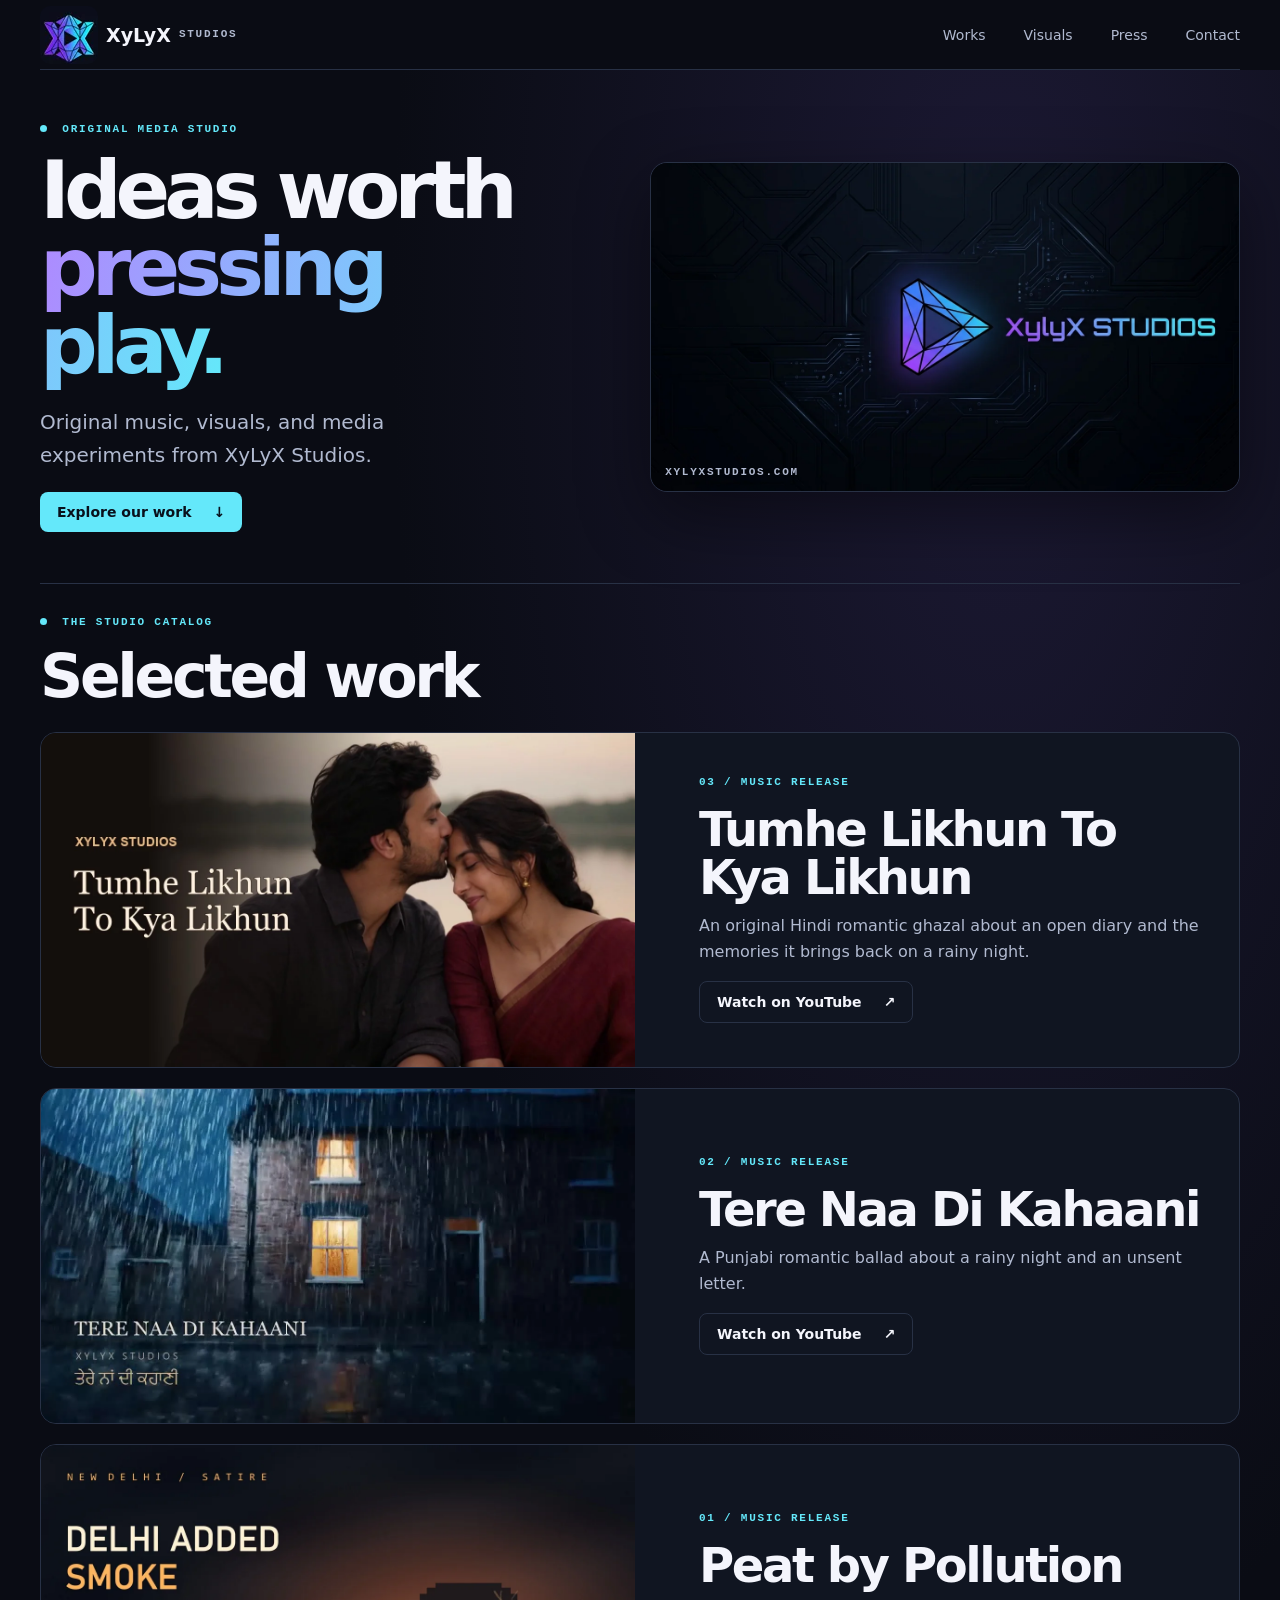
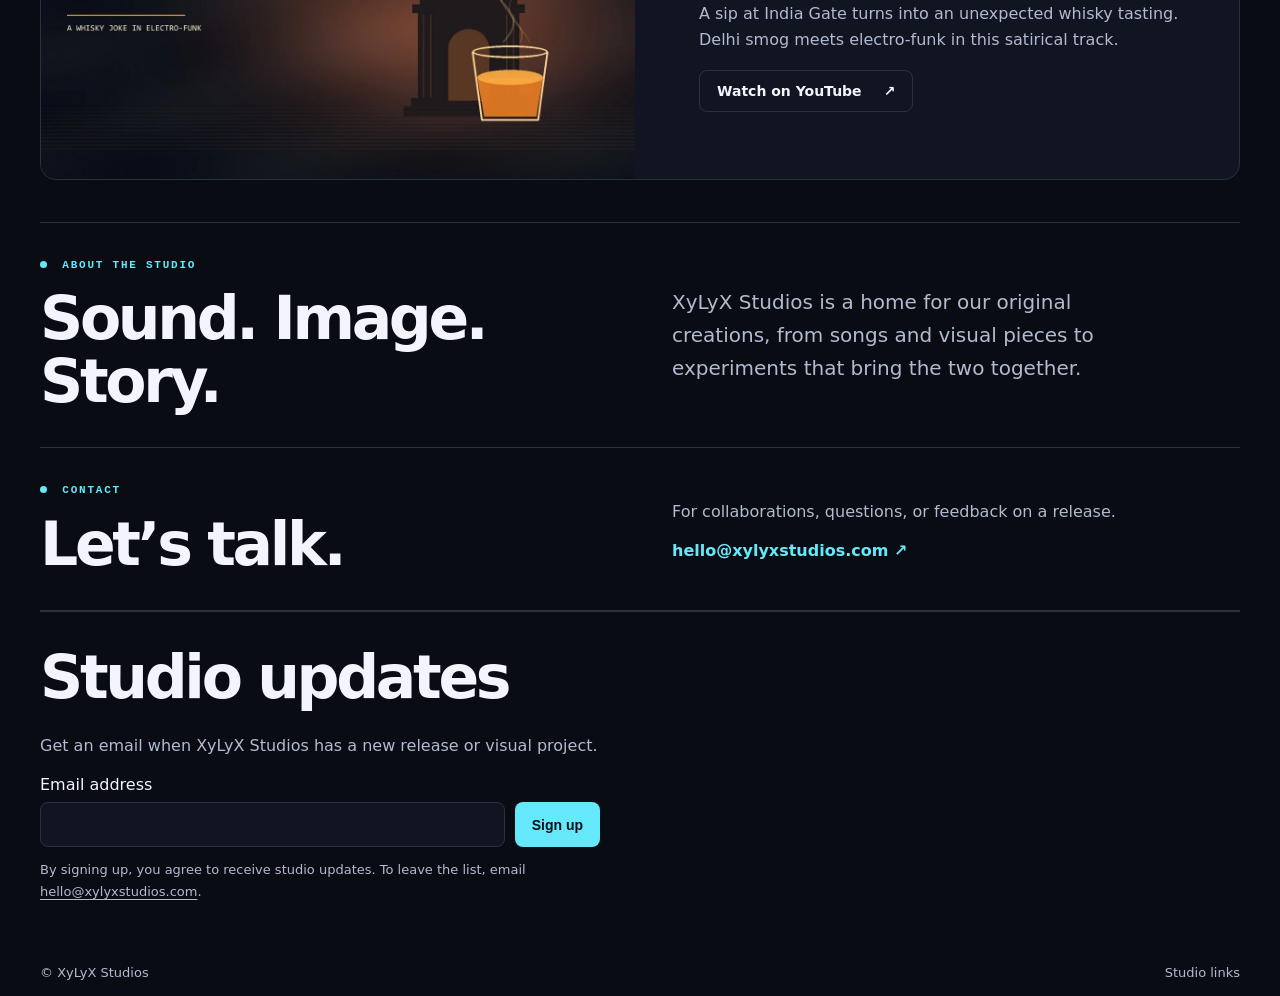
<file: index.html>
<!doctype html>
<html lang="en">
<head>
<meta charset="utf-8">
<meta name="viewport" content="width=device-width,initial-scale=1">
<title>XyLyX Studios | Original Music, Visuals &amp; Media Experiments</title>
<meta name="description" content="Explore original music, visuals and creative media from XyLyX Studios.">
<link rel="icon" href="assets/logo.jpg">
<link rel="stylesheet" href="style.css">
<link rel="canonical" href="https://xylyxstudios.com/">
<meta property="og:type" content="website">
<meta property="og:site_name" content="XyLyX Studios">
<meta property="og:title" content="XyLyX Studios | Original Music, Visuals &amp; Media">
<meta property="og:description" content="Explore original music, visuals and creative media from XyLyX Studios.">
<meta property="og:url" content="https://xylyxstudios.com/">
<meta property="og:image" content="https://xylyxstudios.com/assets/studio.jpg">
<meta property="og:image:alt" content="XyLyX Studios wordmark on a dark circuit board">
<meta name="twitter:card" content="summary_large_image">
<meta name="twitter:title" content="XyLyX Studios | Original Music, Visuals &amp; Media">
<meta name="twitter:description" content="Explore original music, visuals and creative media from XyLyX Studios.">
<meta name="twitter:image" content="https://xylyxstudios.com/assets/studio.jpg">
<meta name="twitter:image:alt" content="XyLyX Studios wordmark on a dark circuit board">
<script type="application/ld+json">
{
  "@context": "https://schema.org",
  "@graph": [
    {
      "@type": "Organization",
      "@id": "https://xylyxstudios.com/#studio",
      "name": "XyLyX Studios",
      "url": "https://xylyxstudios.com/",
      "logo": "https://xylyxstudios.com/assets/logo.jpg"
    },
    {
      "@type": "WebSite",
      "name": "XyLyX Studios",
      "url": "https://xylyxstudios.com/",
      "publisher": {
        "@id": "https://xylyxstudios.com/#studio"
      }
    }
  ]
}
</script>
</head>
<body>
<a class="skip" href="#work">Skip to work</a>
<header class="shell top">
<a class="brand" href="#" aria-label="XyLyX Studios home"><img src="assets/logo.webp" width="96" height="96" alt="">XyLyX <span>STUDIOS</span></a>
<nav aria-label="Main navigation"><a href="/works/">Works</a><a href="/visuals/">Visuals</a><a href="/press/">Press</a><a href="/contact/">Contact</a></nav>
</header>
<main class="shell">
<section class="hero" aria-labelledby="hero-title">
<div class="hero-copy"><p class="eyebrow"><i></i> ORIGINAL MEDIA STUDIO</p><h1 id="hero-title">Ideas worth<br><em>pressing play.</em></h1><p class="lead">Original music, visuals, and media experiments from XyLyX Studios.</p><a class="button primary" href="#work">Explore our work <span aria-hidden="true">↓</span></a></div>
<div class="hero-art"><img src="assets/studio.webp" width="1376" height="768" alt="XyLyX Studios faceted play mark and wordmark against a circuit-board pattern" fetchpriority="high"><span aria-hidden="true">XYLYXSTUDIOS.COM</span></div>
</section>
<section id="work" class="work" aria-labelledby="work-title">
<p class="eyebrow"><i></i> THE STUDIO CATALOG</p><h2 id="work-title">Selected work</h2>
<div class="projects">
<article class="project">
<img class="cover" src="/assets/tumhe-likhun-to-kya-likhun.webp" width="1280" height="720" alt="Tumhe Likhun To Kya Likhun artwork showing the fictional couple by a lake" loading="lazy">
<div class="project-copy"><p class="eyebrow">03 / MUSIC RELEASE</p><h3><a href="/tumhe-likhun-to-kya-likhun/">Tumhe Likhun To Kya Likhun</a></h3><p>An original Hindi romantic ghazal about an open diary and the memories it brings back on a rainy night.</p><a class="button secondary" href="https://youtu.be/kgetzvB3qkU">Watch on YouTube <span aria-hidden="true">↗</span></a></div>
</article>
<article class="project">
<img class="cover" src="/assets/tere-naa-di-kahaani.webp" width="1280" height="720" alt="Tere Naa Di Kahaani title over a rainy night" loading="lazy">
<div class="project-copy"><p class="eyebrow">02 / MUSIC RELEASE</p><h3><a href="/tere-naa-di-kahaani/">Tere Naa Di Kahaani</a></h3><p>A Punjabi romantic ballad about a rainy night and an unsent letter.</p><a class="button secondary" href="https://youtu.be/a_BpDMSbcS8">Watch on YouTube <span aria-hidden="true">↗</span></a></div>
</article>
<article class="project">
<img class="cover" src="assets/peat.webp" width="1280" height="720" alt="A whisky glass in front of a hazy India Gate. The artwork reads Delhi Added Smoke." loading="lazy">
<div class="project-copy"><p class="eyebrow">01 / MUSIC RELEASE</p><h3><a href="peat-by-pollution/">Peat by Pollution</a></h3><p>A sip at India Gate turns into an unexpected whisky tasting. Delhi smog meets electro-funk in this satirical track.</p><a class="button secondary" href="https://youtu.be/Ekf4F988dWw">Watch on YouTube <span aria-hidden="true">↗</span></a></div>
</article>
</div>
</section>
<section id="studio" class="split" aria-labelledby="studio-title"><div><p class="eyebrow"><i></i> ABOUT THE STUDIO</p><h2 id="studio-title">Sound. Image. Story.</h2></div><p class="lead">XyLyX Studios is a home for our original creations, from songs and visual pieces to experiments that bring the two together.</p></section>
<section id="contact" class="split contact-block" aria-labelledby="contact-title"><div><p class="eyebrow"><i></i> CONTACT</p><h2 id="contact-title">Let’s talk.</h2></div><div><p>For collaborations, questions, or feedback on a release.</p><a class="mail" href="mailto:hello@xylyxstudios.com">hello@xylyxstudios.com <span aria-hidden="true">↗</span></a></div></section>
<section class="signup" aria-label="Studio newsletter">
<h2>Studio updates</h2>
<p>Get an email when XyLyX Studios has a new release or visual project.</p>
<form name="newsletter" method="POST" action="/subscribed/" data-netlify="true" netlify-honeypot="bot-field">
<input type="hidden" name="form-name" value="newsletter">
<p hidden><label>Leave this field empty <input name="bot-field"></label></p>
<label for="newsletter-email">Email address</label>
<div class="signup-row"><input id="newsletter-email" name="email" type="email" autocomplete="email" required><button class="button primary" type="submit">Sign up</button></div>
<p class="signup-note">By signing up, you agree to receive studio updates. To leave the list, email <a href="mailto:hello@xylyxstudios.com">hello@xylyxstudios.com</a>.</p>
</form></section></main>
<footer class="shell footer"><span>© XyLyX Studios</span><a href="/links/">Studio links</a></footer>
</body>
</html>
</file>
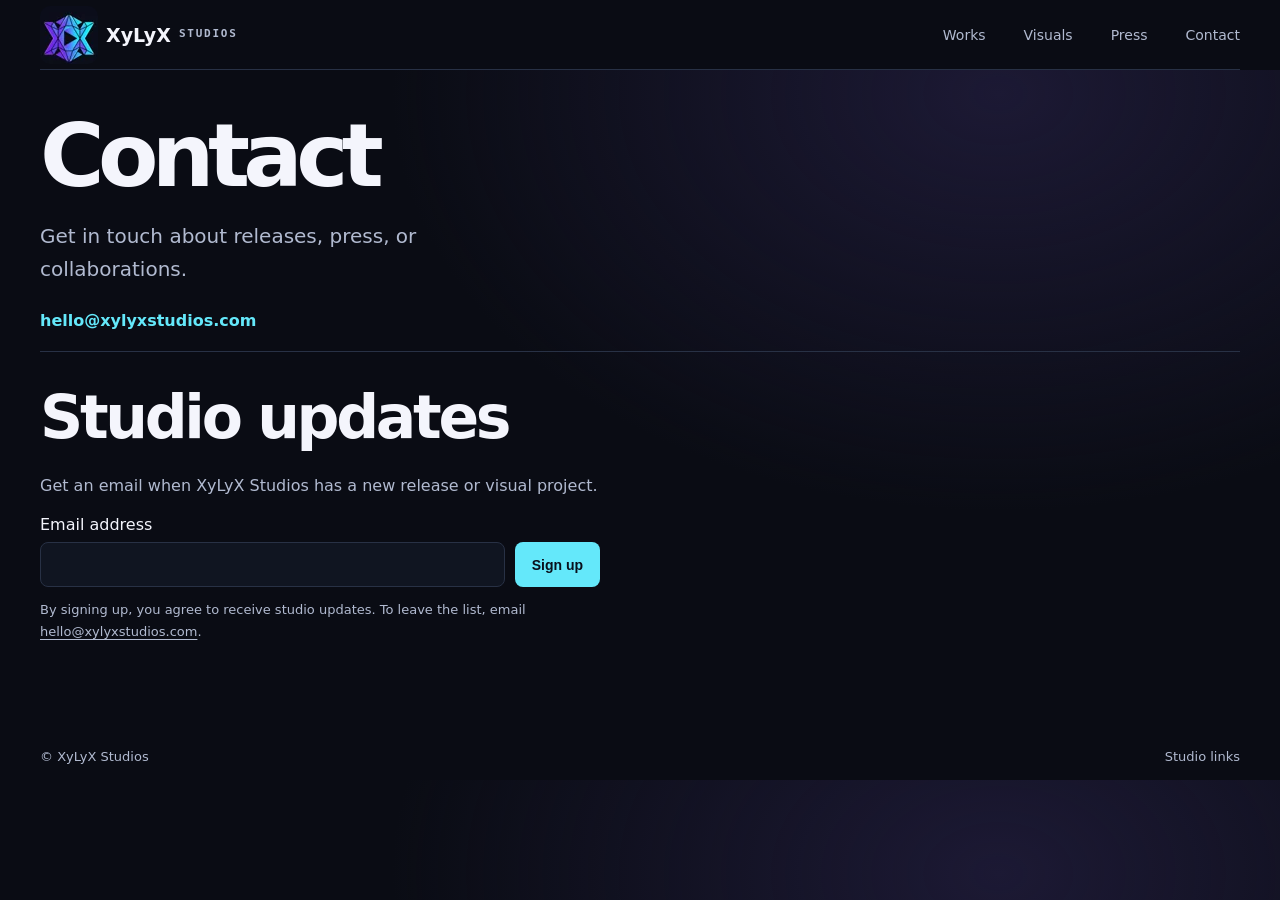
<file: contact/index.html>
<!doctype html>
<html lang="en">
<head>
<meta charset="utf-8">
<meta name="viewport" content="width=device-width, initial-scale=1">
<title>Contact | XyLyX Studios</title>
<meta name="description" content="Get in touch about releases, press, or collaborations.">
<link rel="canonical" href="https://xylyxstudios.com/contact/">
<meta property="og:type" content="website">
<meta property="og:title" content="Contact | XyLyX Studios">
<meta property="og:description" content="Get in touch about releases, press, or collaborations.">
<meta property="og:url" content="https://xylyxstudios.com/contact/">
<meta property="og:image" content="https://xylyxstudios.com/assets/studio.jpg">
<meta name="twitter:card" content="summary_large_image">
<link rel="icon" href="/assets/logo.webp">
<link rel="stylesheet" href="/style.css">
</head>
<body>
<a class="skip" href="#main">Skip to content</a>
<header class="shell top"><a class="brand" href="/"><img src="/assets/logo.webp" width="96" height="96" alt="">XyLyX <span>STUDIOS</span></a><nav aria-label="Main navigation"><a href="/works/">Works</a><a href="/visuals/">Visuals</a><a href="/press/">Press</a><a href="/contact/">Contact</a></nav></header>
<main id="main" class="shell subpage">
<h1>Contact</h1>
<p class="lead">Get in touch about releases, press, or collaborations.</p>
<p><a class="mail" href="mailto:hello@xylyxstudios.com">hello@xylyxstudios.com</a></p><section class="signup" aria-label="Studio newsletter">
<h2>Studio updates</h2>
<p>Get an email when XyLyX Studios has a new release or visual project.</p>
<form name="newsletter" method="POST" action="/subscribed/" data-netlify="true" netlify-honeypot="bot-field">
<input type="hidden" name="form-name" value="newsletter">
<p hidden><label>Leave this field empty <input name="bot-field"></label></p>
<label for="newsletter-email">Email address</label>
<div class="signup-row"><input id="newsletter-email" name="email" type="email" autocomplete="email" required><button class="button primary" type="submit">Sign up</button></div>
<p class="signup-note">By signing up, you agree to receive studio updates. To leave the list, email <a href="mailto:hello@xylyxstudios.com">hello@xylyxstudios.com</a>.</p>
</form></section>
</main>
<footer class="shell footer"><span>© XyLyX Studios</span><a href="/links/">Studio links</a></footer>
</body>
</html>
</file>
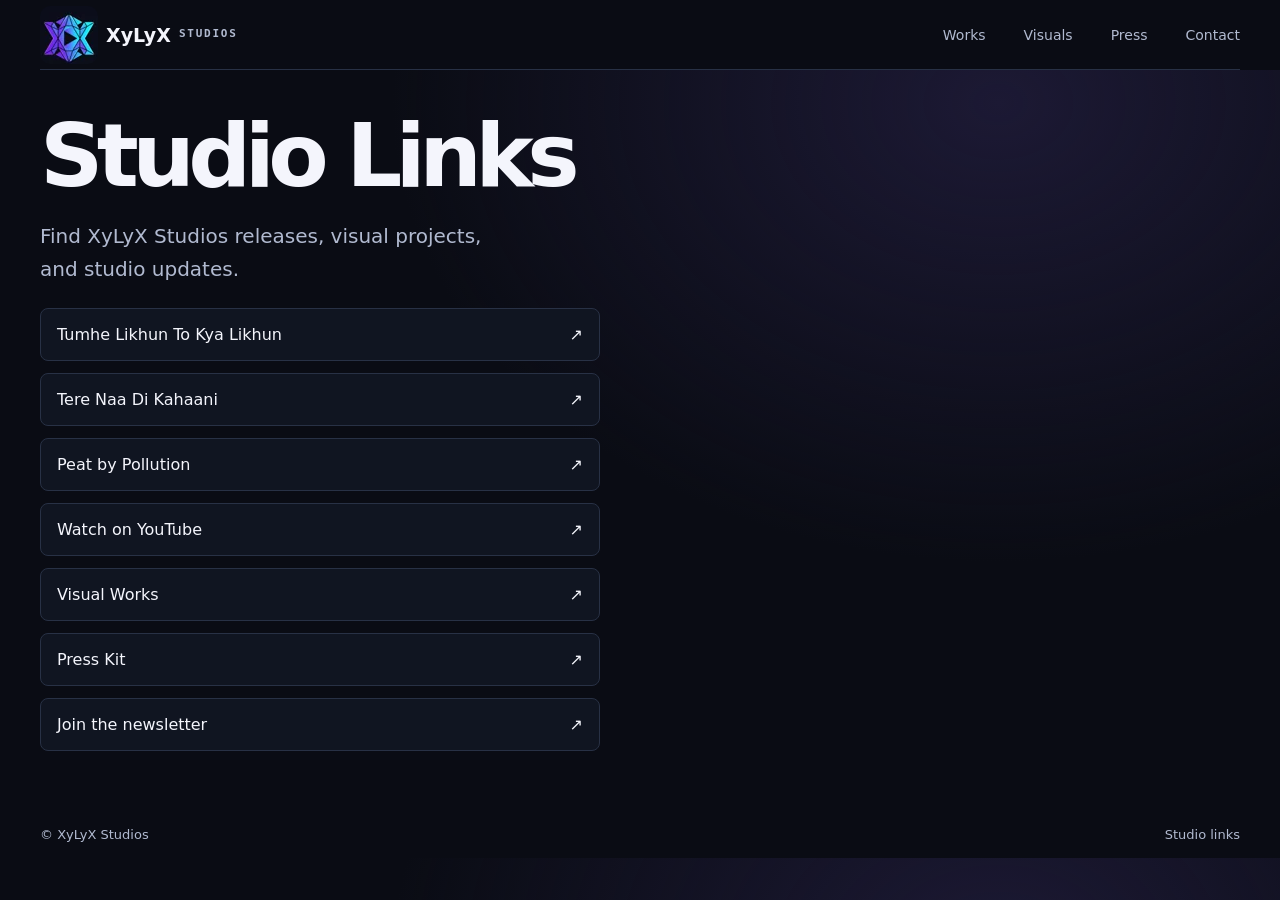
<file: links/index.html>
<!doctype html>
<html lang="en">
<head>
<meta charset="utf-8">
<meta name="viewport" content="width=device-width, initial-scale=1">
<title>Studio Links | XyLyX Studios</title>
<meta name="description" content="Find XyLyX Studios releases, visual projects, and studio updates.">
<link rel="canonical" href="https://xylyxstudios.com/links/">
<meta property="og:type" content="website">
<meta property="og:title" content="Studio Links | XyLyX Studios">
<meta property="og:description" content="Find XyLyX Studios releases, visual projects, and studio updates.">
<meta property="og:url" content="https://xylyxstudios.com/links/">
<meta property="og:image" content="https://xylyxstudios.com/assets/studio.jpg">
<meta name="twitter:card" content="summary_large_image">
<link rel="icon" href="/assets/logo.webp">
<link rel="stylesheet" href="/style.css">
</head>
<body>
<a class="skip" href="#main">Skip to content</a>
<header class="shell top"><a class="brand" href="/"><img src="/assets/logo.webp" width="96" height="96" alt="">XyLyX <span>STUDIOS</span></a><nav aria-label="Main navigation"><a href="/works/">Works</a><a href="/visuals/">Visuals</a><a href="/press/">Press</a><a href="/contact/">Contact</a></nav></header>
<main id="main" class="shell subpage">
<h1>Studio Links</h1>
<p class="lead">Find XyLyX Studios releases, visual projects, and studio updates.</p>
<ul class="link-list"><li><a href="/tumhe-likhun-to-kya-likhun/">Tumhe Likhun To Kya Likhun <span>↗</span></a></li><li><a href="/tere-naa-di-kahaani/">Tere Naa Di Kahaani <span>↗</span></a></li><li><a href="/peat-by-pollution/">Peat by Pollution <span>↗</span></a></li><li><a href="https://youtu.be/Ekf4F988dWw">Watch on YouTube <span>↗</span></a></li><li><a href="/visuals/">Visual Works <span>↗</span></a></li><li><a href="/press/">Press Kit <span>↗</span></a></li><li><a href="/contact/#newsletter-email">Join the newsletter <span>↗</span></a></li></ul>
</main>
<footer class="shell footer"><span>© XyLyX Studios</span><a href="/links/">Studio links</a></footer>
</body>
</html>
</file>
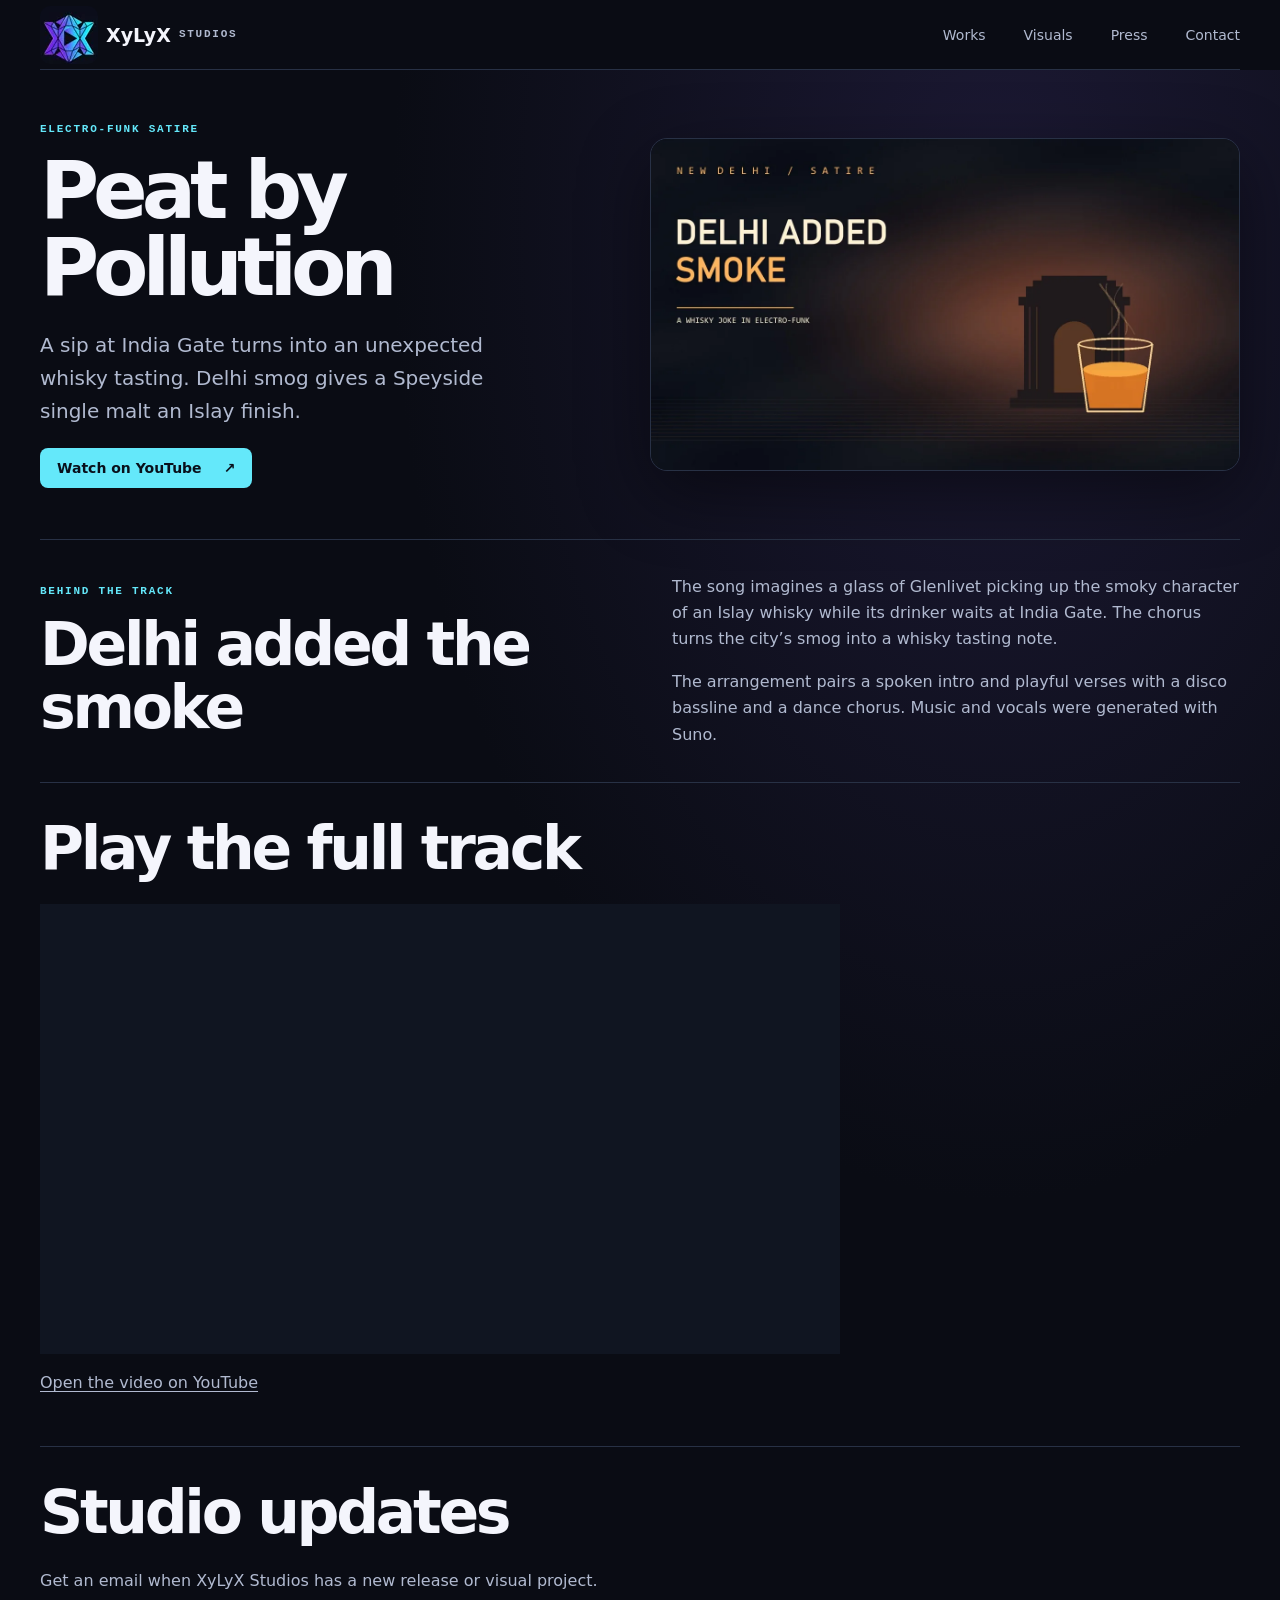
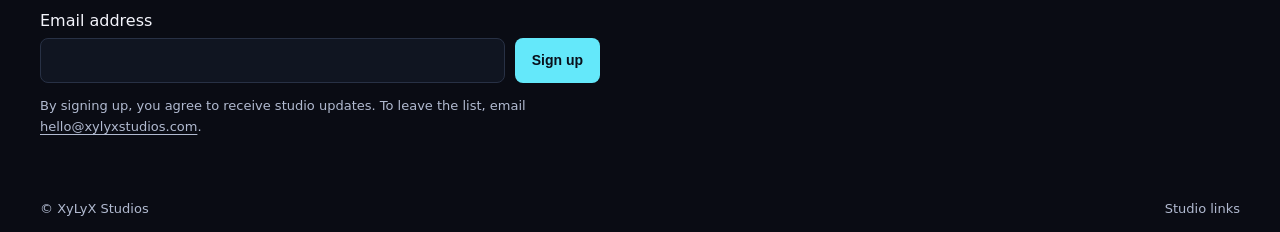
<file: peat-by-pollution/index.html>
<!doctype html>
<html lang="en">
<head>
<meta charset="utf-8">
<meta name="viewport" content="width=device-width,initial-scale=1">
<title>Peat by Pollution | XyLyX Studios</title>
<meta name="description" content="Delhi added the smoke. Hear Peat by Pollution, an electro-funk satire about Delhi smog, from XyLyX Studios.">
<link rel="canonical" href="https://xylyxstudios.com/peat-by-pollution/">
<meta property="og:type" content="website">
<meta property="og:site_name" content="XyLyX Studios">
<meta property="og:title" content="Peat by Pollution | XyLyX Studios">
<meta property="og:description" content="Delhi added the smoke. Hear Peat by Pollution, an electro-funk satire about Delhi smog, from XyLyX Studios.">
<meta property="og:url" content="https://xylyxstudios.com/peat-by-pollution/">
<meta property="og:image" content="https://xylyxstudios.com/assets/peat.jpg">
<meta property="og:image:alt" content="Delhi Added Smoke artwork with a whisky glass and India Gate">
<meta name="twitter:card" content="summary_large_image">
<meta name="twitter:title" content="Peat by Pollution | XyLyX Studios">
<meta name="twitter:description" content="Delhi added the smoke. Hear Peat by Pollution, an electro-funk satire about Delhi smog, from XyLyX Studios.">
<meta name="twitter:image" content="https://xylyxstudios.com/assets/peat.jpg">
<meta name="twitter:image:alt" content="Delhi Added Smoke artwork with a whisky glass and India Gate">
<link rel="icon" href="../assets/logo.jpg">
<link rel="stylesheet" href="../style.css">
<script type="application/ld+json">
{
  "@context": "https://schema.org",
  "@type": "MusicRecording",
  "name": "Peat by Pollution",
  "url": "https://xylyxstudios.com/peat-by-pollution/",
  "duration": "PT3M46S",
  "genre": "Electro-funk",
  "description": "An electro-funk satire about Delhi smog and a whisky tasting at India Gate.",
  "image": "https://xylyxstudios.com/assets/peat.jpg",
  "byArtist": {
    "@type": "Organization",
    "@id": "https://xylyxstudios.com/#studio",
    "name": "XyLyX Studios",
    "url": "https://xylyxstudios.com/",
    "logo": "https://xylyxstudios.com/assets/logo.jpg"
  },
  "subjectOf": {
    "@type": "WebPage",
    "url": "https://youtu.be/Ekf4F988dWw"
  }
}
</script>
</head>
<body>
<header class="shell top">
<a class="brand" href="../"><img src="../assets/logo.webp" width="96" height="96" alt="">XyLyX <span>STUDIOS</span></a>
<nav aria-label="Main navigation"><a href="/works/">Works</a><a href="/visuals/">Visuals</a><a href="/press/">Press</a><a href="/contact/">Contact</a></nav>
</header>
<main class="shell">
<section class="hero" aria-labelledby="song-title">
<div>
<p class="eyebrow">ELECTRO-FUNK SATIRE</p>
<h1 id="song-title">Peat by Pollution</h1>
<p class="lead">A sip at India Gate turns into an unexpected whisky tasting. Delhi smog gives a Speyside single malt an Islay finish.</p>
<a class="button primary" href="https://youtu.be/Ekf4F988dWw">Watch on YouTube <span aria-hidden="true">↗</span></a>
</div>
<div class="hero-art"><img src="../assets/peat.webp" fetchpriority="high" alt="Delhi Added Smoke artwork with a whisky glass and India Gate" width="1280" height="720"></div>
</section>
<section class="split" aria-labelledby="story-title">
<div><p class="eyebrow">BEHIND THE TRACK</p><h2 id="story-title">Delhi added the smoke</h2></div>
<div><p>The song imagines a glass of Glenlivet picking up the smoky character of an Islay whisky while its drinker waits at India Gate. The chorus turns the city’s smog into a whisky tasting note.</p><p>The arrangement pairs a spoken intro and playful verses with a disco bassline and a dance chorus. Music and vocals were generated with Suno.</p></div>
</section>
<section class="media-section" aria-labelledby="watch"><h2 id="watch">Play the full track</h2>
<iframe class="release-player" width="1280" height="720" title="Peat by Pollution on YouTube" loading="lazy" src="https://www.youtube-nocookie.com/embed/Ekf4F988dWw" allow="encrypted-media; picture-in-picture; fullscreen" referrerpolicy="strict-origin-when-cross-origin" allowfullscreen></iframe>
<p><a href="https://youtu.be/Ekf4F988dWw">Open the video on YouTube</a></p>
</section><section class="signup" aria-label="Studio newsletter">
<h2>Studio updates</h2>
<p>Get an email when XyLyX Studios has a new release or visual project.</p>
<form name="newsletter" method="POST" action="/subscribed/" data-netlify="true" netlify-honeypot="bot-field">
<input type="hidden" name="form-name" value="newsletter">
<p hidden><label>Leave this field empty <input name="bot-field"></label></p>
<label for="newsletter-email">Email address</label>
<div class="signup-row"><input id="newsletter-email" name="email" type="email" autocomplete="email" required><button class="button primary" type="submit">Sign up</button></div>
<p class="signup-note">By signing up, you agree to receive studio updates. To leave the list, email <a href="mailto:hello@xylyxstudios.com">hello@xylyxstudios.com</a>.</p>
</form></section></main>
<footer class="shell footer"><span>© XyLyX Studios</span><a href="/links/">Studio links</a></footer>
</body>
</html>
</file>
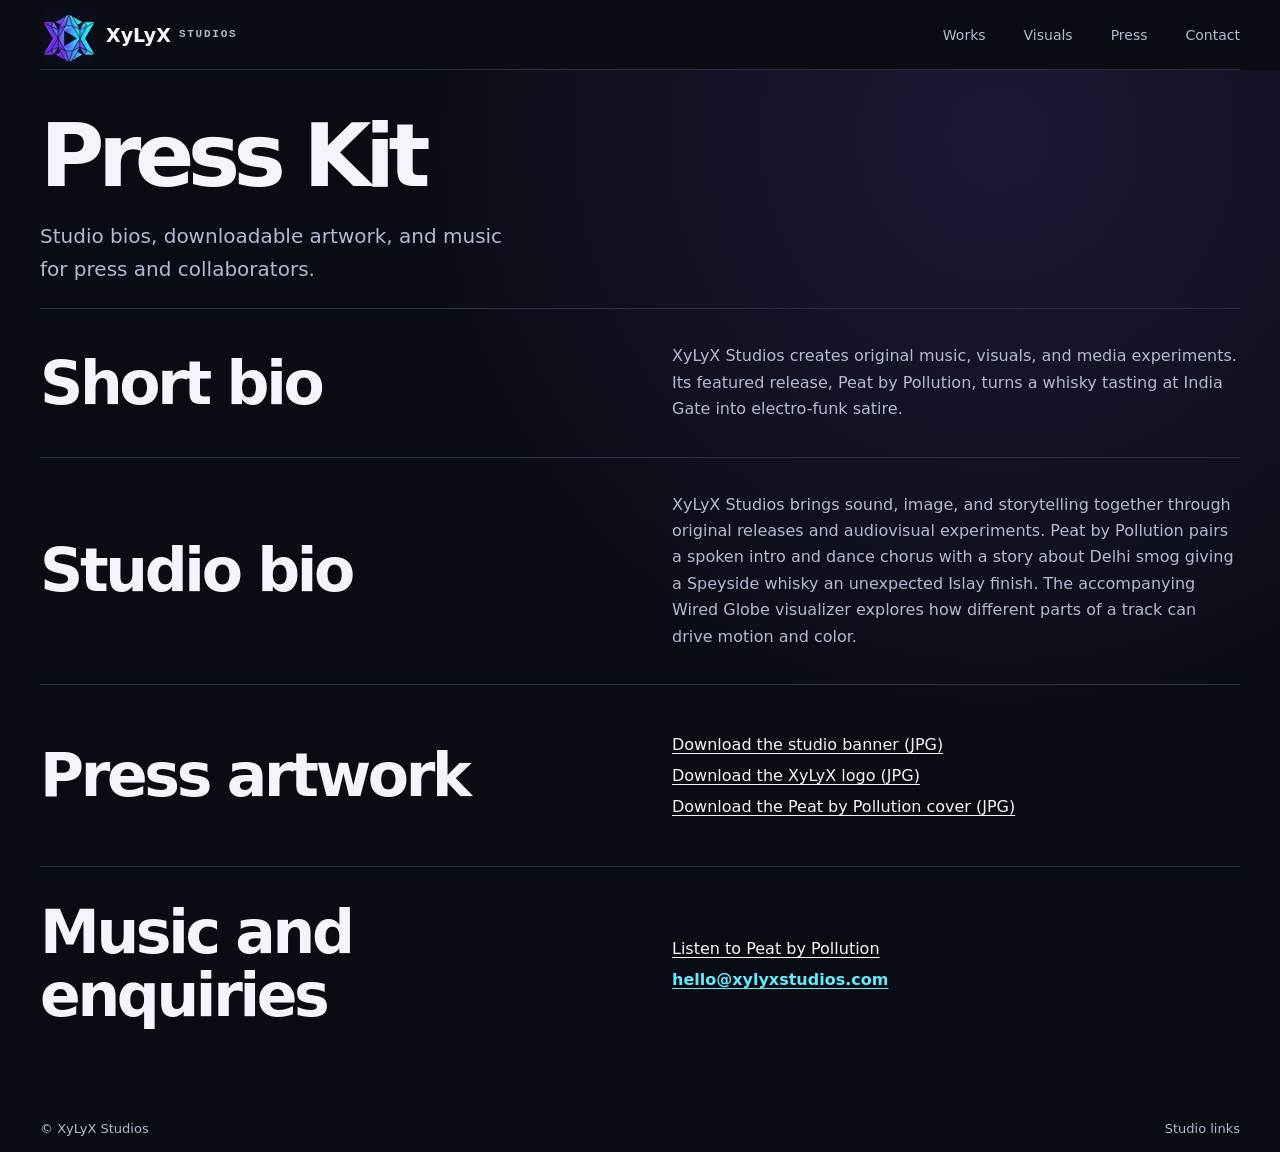
<file: press/index.html>
<!doctype html>
<html lang="en">
<head>
<meta charset="utf-8">
<meta name="viewport" content="width=device-width, initial-scale=1">
<title>Press Kit | XyLyX Studios</title>
<meta name="description" content="Studio bios, downloadable artwork, and music for press and collaborators.">
<link rel="canonical" href="https://xylyxstudios.com/press/">
<meta property="og:type" content="website">
<meta property="og:title" content="Press Kit | XyLyX Studios">
<meta property="og:description" content="Studio bios, downloadable artwork, and music for press and collaborators.">
<meta property="og:url" content="https://xylyxstudios.com/press/">
<meta property="og:image" content="https://xylyxstudios.com/assets/studio.jpg">
<meta name="twitter:card" content="summary_large_image">
<link rel="icon" href="/assets/logo.webp">
<link rel="stylesheet" href="/style.css">
</head>
<body>
<a class="skip" href="#main">Skip to content</a>
<header class="shell top"><a class="brand" href="/"><img src="/assets/logo.webp" width="96" height="96" alt="">XyLyX <span>STUDIOS</span></a><nav aria-label="Main navigation"><a href="/works/">Works</a><a href="/visuals/">Visuals</a><a href="/press/">Press</a><a href="/contact/">Contact</a></nav></header>
<main id="main" class="shell subpage">
<h1>Press Kit</h1>
<p class="lead">Studio bios, downloadable artwork, and music for press and collaborators.</p>
<section class="split"><h2>Short bio</h2><p>XyLyX Studios creates original music, visuals, and media experiments. Its featured release, Peat by Pollution, turns a whisky tasting at India Gate into electro-funk satire.</p></section>
<section class="split"><h2>Studio bio</h2><p>XyLyX Studios brings sound, image, and storytelling together through original releases and audiovisual experiments. Peat by Pollution pairs a spoken intro and dance chorus with a story about Delhi smog giving a Speyside whisky an unexpected Islay finish. The accompanying Wired Globe visualizer explores how different parts of a track can drive motion and color.</p></section>
<section class="split"><h2>Press artwork</h2><ul class="resource-list"><li><a href="/assets/studio.jpg" download>Download the studio banner (JPG)</a></li><li><a href="/assets/logo.jpg" download>Download the XyLyX logo (JPG)</a></li><li><a href="/assets/peat.jpg" download>Download the Peat by Pollution cover (JPG)</a></li></ul></section>
<section class="split"><h2>Music and enquiries</h2><ul class="resource-list"><li><a href="/peat-by-pollution/">Listen to Peat by Pollution</a></li><li><a class="mail" href="mailto:hello@xylyxstudios.com">hello@xylyxstudios.com</a></li></ul></section>
</main>
<footer class="shell footer"><span>© XyLyX Studios</span><a href="/links/">Studio links</a></footer>
</body>
</html>
</file>
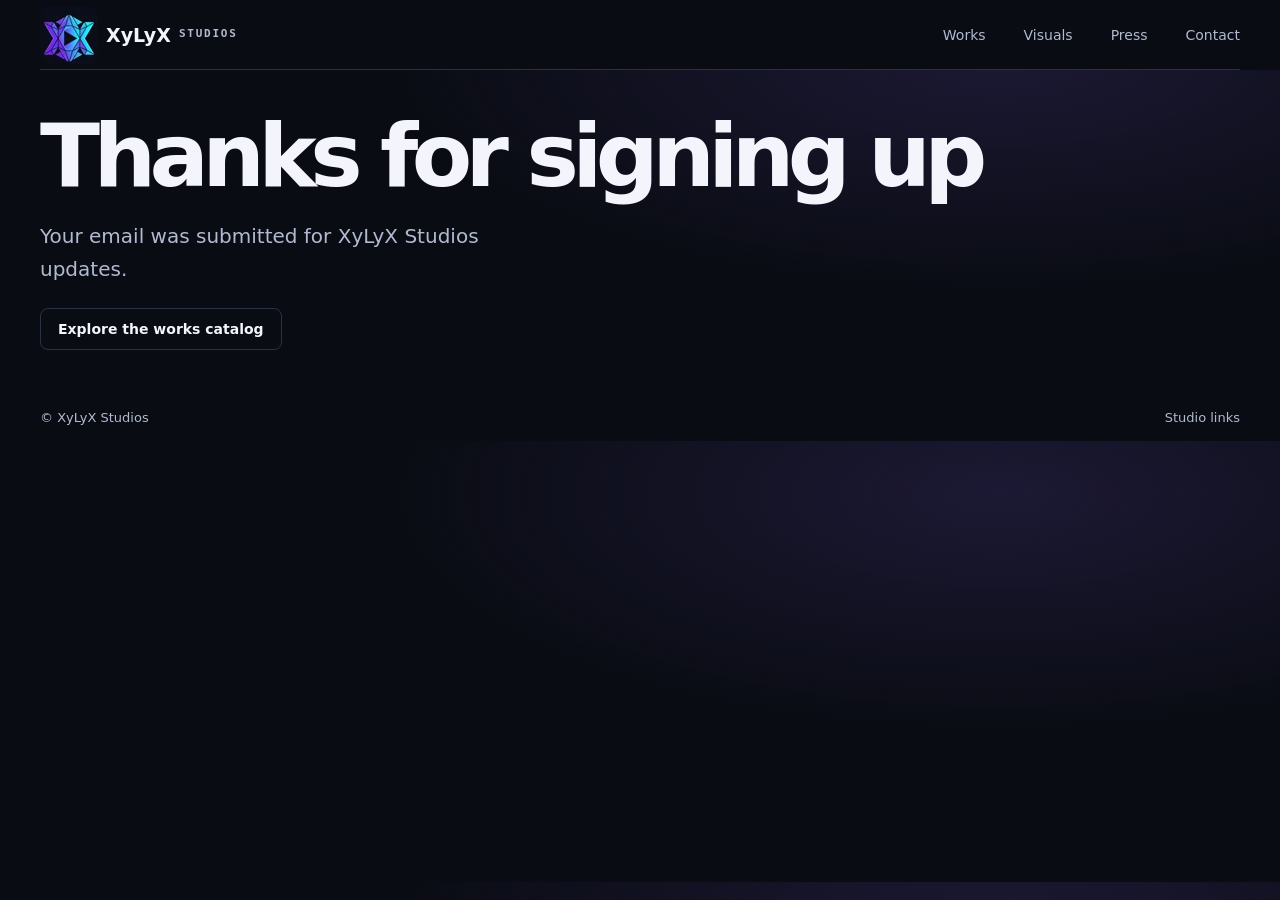
<file: subscribed/index.html>
<!doctype html>
<html lang="en">
<head>
<meta charset="utf-8">
<meta name="viewport" content="width=device-width, initial-scale=1">
<title>Thanks for signing up | XyLyX Studios</title>
<meta name="description" content="Your email was submitted for XyLyX Studios updates.">
<meta name="robots" content="noindex">
<meta property="og:type" content="website">
<meta property="og:title" content="Thanks for signing up | XyLyX Studios">
<meta property="og:description" content="Your email was submitted for XyLyX Studios updates.">
<meta property="og:url" content="https://xylyxstudios.com/subscribed/">
<meta property="og:image" content="https://xylyxstudios.com/assets/studio.jpg">
<meta name="twitter:card" content="summary_large_image">
<link rel="icon" href="/assets/logo.webp">
<link rel="stylesheet" href="/style.css">
</head>
<body>
<a class="skip" href="#main">Skip to content</a>
<header class="shell top"><a class="brand" href="/"><img src="/assets/logo.webp" width="96" height="96" alt="">XyLyX <span>STUDIOS</span></a><nav aria-label="Main navigation"><a href="/works/">Works</a><a href="/visuals/">Visuals</a><a href="/press/">Press</a><a href="/contact/">Contact</a></nav></header>
<main id="main" class="shell subpage">
<h1>Thanks for signing up</h1>
<p class="lead">Your email was submitted for XyLyX Studios updates.</p>
<a class="button secondary" href="/works/">Explore the works catalog</a>
</main>
<footer class="shell footer"><span>© XyLyX Studios</span><a href="/links/">Studio links</a></footer>
</body>
</html>
</file>
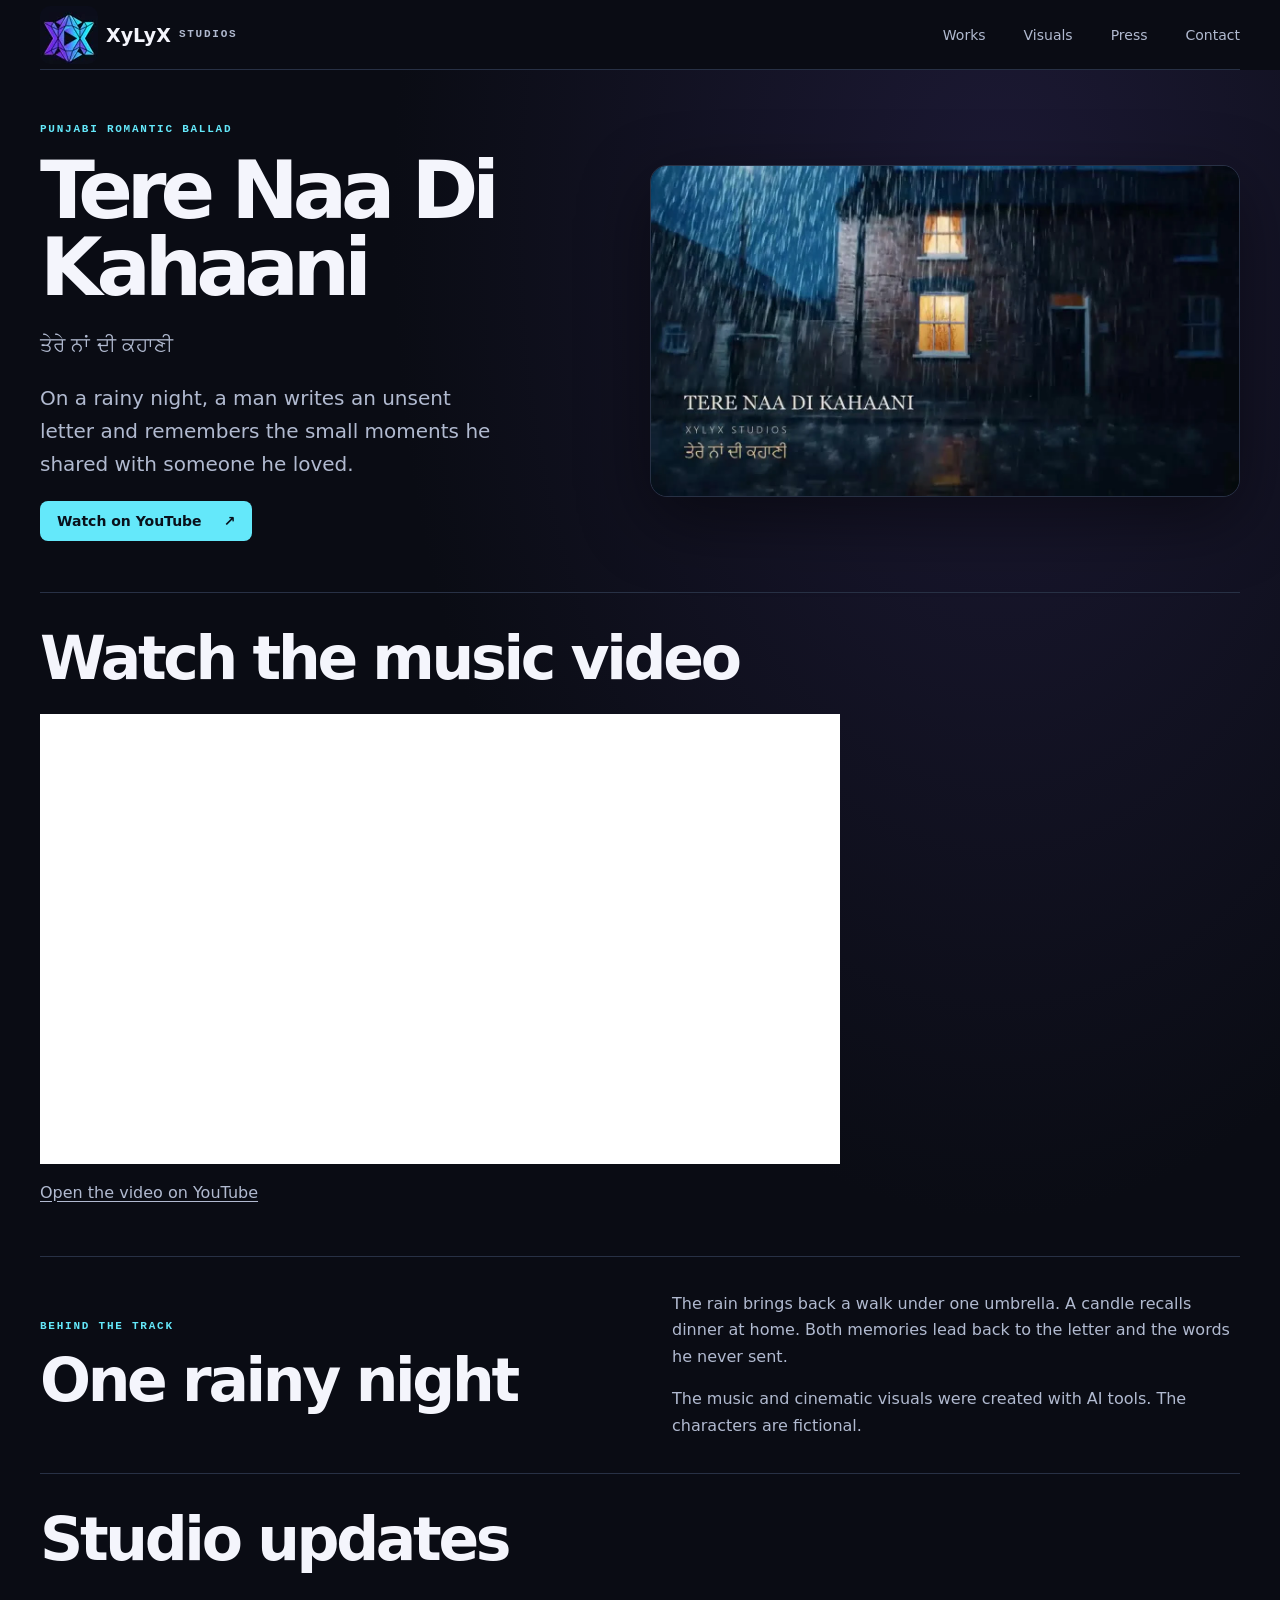
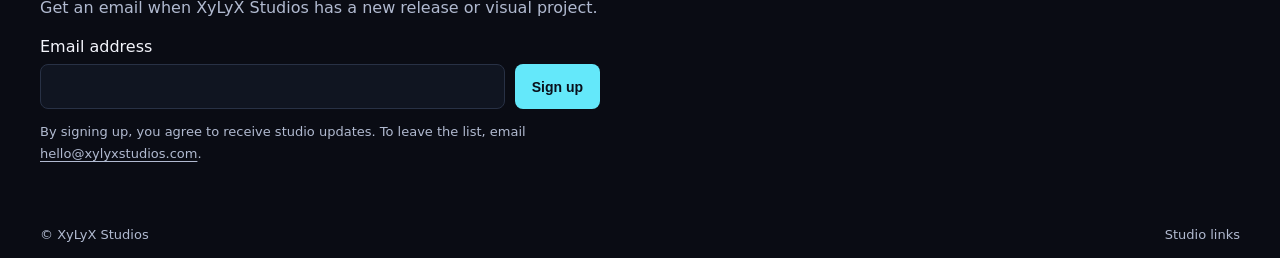
<file: tere-naa-di-kahaani/index.html>
<!doctype html>
<html lang="en">
<head>
<meta charset="utf-8">
<meta name="viewport" content="width=device-width,initial-scale=1">
<title>Tere Naa Di Kahaani | Punjabi Music Video | XyLyX Studios</title>
<meta name="description" content="Watch Tere Naa Di Kahaani, a Punjabi romantic ballad from XyLyX Studios about a rainy night, an unsent letter, and memories of love.">
<link rel="canonical" href="https://xylyxstudios.com/tere-naa-di-kahaani/">
<meta property="og:type" content="website">
<meta property="og:site_name" content="XyLyX Studios">
<meta property="og:title" content="Tere Naa Di Kahaani | XyLyX Studios">
<meta property="og:description" content="Watch Tere Naa Di Kahaani, a Punjabi romantic ballad from XyLyX Studios about a rainy night, an unsent letter, and memories of love.">
<meta property="og:url" content="https://xylyxstudios.com/tere-naa-di-kahaani/">
<meta property="og:image" content="https://xylyxstudios.com/assets/tere-naa-di-kahaani.jpg">
<meta property="og:image:alt" content="Tere Naa Di Kahaani title over a rainy night">
<meta name="twitter:card" content="summary_large_image">
<meta name="twitter:title" content="Tere Naa Di Kahaani | XyLyX Studios">
<meta name="twitter:description" content="Watch Tere Naa Di Kahaani, a Punjabi romantic ballad from XyLyX Studios about a rainy night, an unsent letter, and memories of love.">
<meta name="twitter:image" content="https://xylyxstudios.com/assets/tere-naa-di-kahaani.jpg">
<meta name="twitter:image:alt" content="Tere Naa Di Kahaani title over a rainy night">
<link rel="icon" href="/assets/logo.webp">
<link rel="stylesheet" href="/style.css">
<script type="application/ld+json">
{
  "@context": "https://schema.org",
  "@type": "VideoObject",
  "name": "Tere Naa Di Kahaani (ਤੇਰੇ ਨਾਂ ਦੀ ਕਹਾਣੀ) | Official Punjabi Music Video",
  "description": "Watch Tere Naa Di Kahaani, a Punjabi romantic ballad from XyLyX Studios about a rainy night, an unsent letter, and memories of love.",
  "thumbnailUrl": "https://xylyxstudios.com/assets/tere-naa-di-kahaani.jpg",
  "uploadDate": "2026-11-11",
  "duration": "PT4M44S",
  "inLanguage": "pa",
  "url": "https://xylyxstudios.com/tere-naa-di-kahaani/",
  "embedUrl": "https://www.youtube-nocookie.com/embed/a_BpDMSbcS8",
  "publisher": {
    "@type": "Organization",
    "name": "XyLyX Studios",
    "url": "https://xylyxstudios.com/"
  }
}
</script>
</head>
<body>
<header class="shell top">
<a class="brand" href="../"><img src="../assets/logo.webp" width="96" height="96" alt="">XyLyX <span>STUDIOS</span></a>
<nav aria-label="Main navigation"><a href="/works/">Works</a><a href="/visuals/">Visuals</a><a href="/press/">Press</a><a href="/contact/">Contact</a></nav>
</header>
<main class="shell">
<section class="hero" aria-labelledby="song-title">
<div>
<p class="eyebrow">PUNJABI ROMANTIC BALLAD</p>
<h1 id="song-title">Tere Naa Di Kahaani</h1>
<p class="lead" lang="pa">ਤੇਰੇ ਨਾਂ ਦੀ ਕਹਾਣੀ</p>
<p class="lead">On a rainy night, a man writes an unsent letter and remembers the small moments he shared with someone he loved.</p>
<a class="button primary" href="https://youtu.be/a_BpDMSbcS8">Watch on YouTube <span aria-hidden="true">↗</span></a>
</div>
<div class="hero-art"><img src="/assets/tere-naa-di-kahaani.webp" fetchpriority="high" alt="Tere Naa Di Kahaani title over a rainy night" width="1280" height="720"></div>
</section>
<section class="media-section" aria-labelledby="watch">
<h2 id="watch">Watch the music video</h2>
<iframe class="release-player" width="1280" height="720" title="Tere Naa Di Kahaani on YouTube" loading="lazy" src="https://www.youtube-nocookie.com/embed/a_BpDMSbcS8" allow="encrypted-media; picture-in-picture; fullscreen" referrerpolicy="strict-origin-when-cross-origin" allowfullscreen></iframe>
<p><a href="https://youtu.be/a_BpDMSbcS8">Open the video on YouTube</a></p>
</section>
<section class="split" aria-labelledby="story-title">
<div><p class="eyebrow">BEHIND THE TRACK</p><h2 id="story-title">One rainy night</h2></div>
<div><p>The rain brings back a walk under one umbrella. A candle recalls dinner at home. Both memories lead back to the letter and the words he never sent.</p><p>The music and cinematic visuals were created with AI tools. The characters are fictional.</p></div>
</section>
<section class="signup" aria-label="Studio newsletter">
<h2>Studio updates</h2>
<p>Get an email when XyLyX Studios has a new release or visual project.</p>
<form name="newsletter" method="POST" action="/subscribed/" data-netlify="true" netlify-honeypot="bot-field">
<input type="hidden" name="form-name" value="newsletter">
<p hidden><label>Leave this field empty <input name="bot-field"></label></p>
<label for="newsletter-email">Email address</label>
<div class="signup-row"><input id="newsletter-email" name="email" type="email" autocomplete="email" required><button class="button primary" type="submit">Sign up</button></div>
<p class="signup-note">By signing up, you agree to receive studio updates. To leave the list, email <a href="mailto:hello@xylyxstudios.com">hello@xylyxstudios.com</a>.</p>
</form></section></main>
<footer class="shell footer"><span>© XyLyX Studios</span><a href="/links/">Studio links</a></footer>
</body>
</html>
</file>
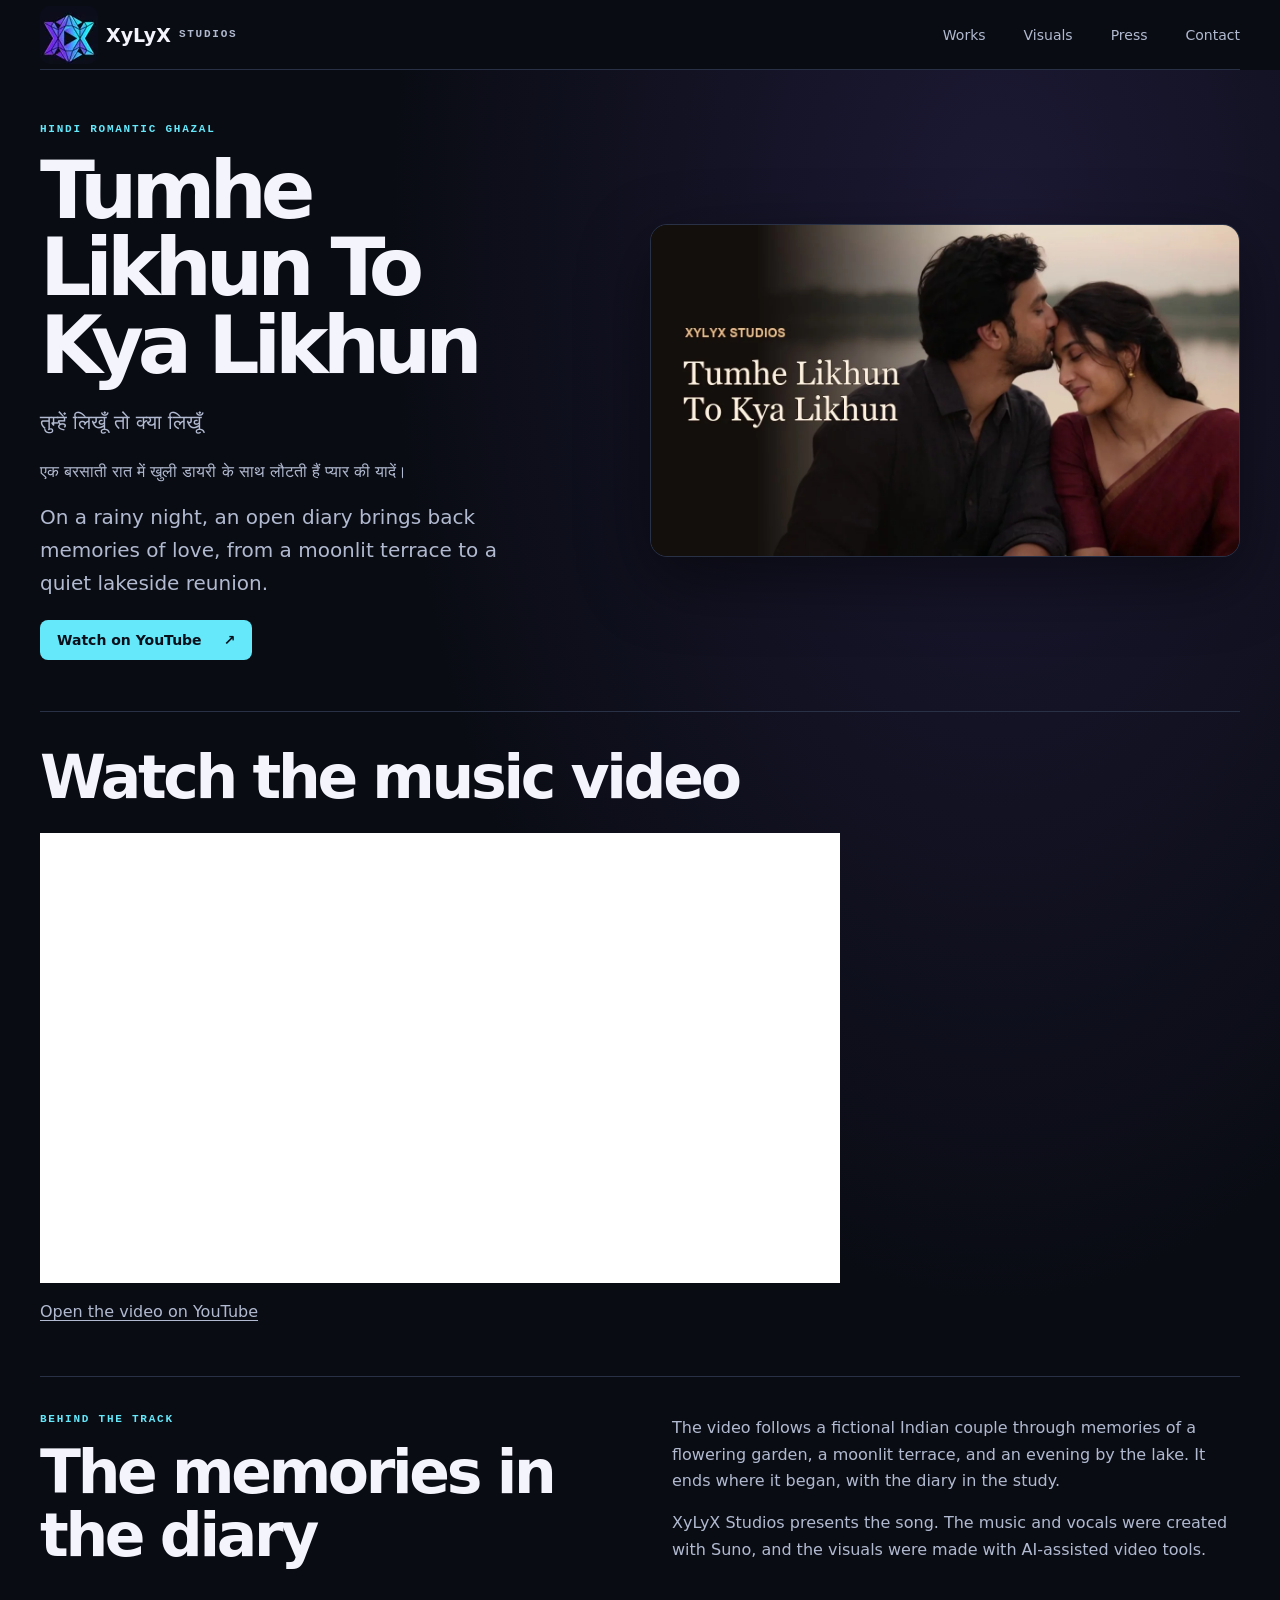
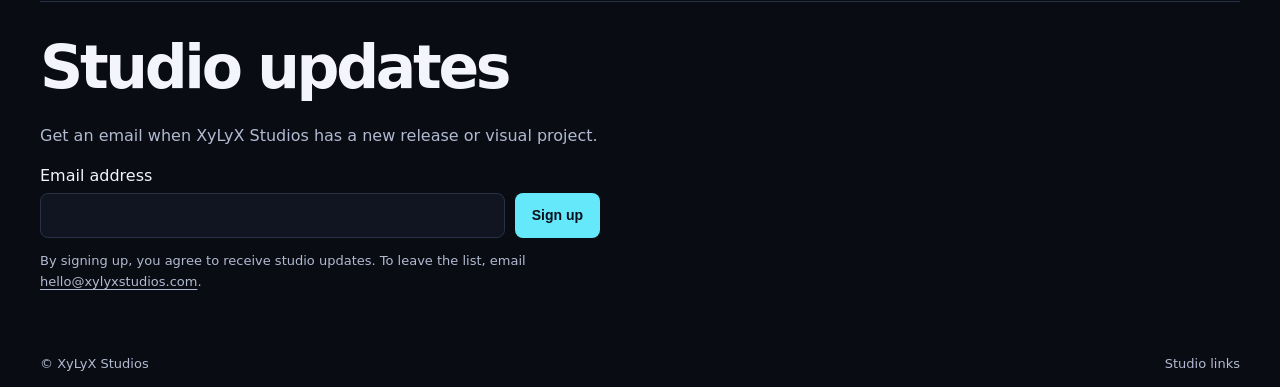
<file: tumhe-likhun-to-kya-likhun/index.html>
<!doctype html>
<html lang="en">
<head>
<meta charset="utf-8">
<meta name="viewport" content="width=device-width,initial-scale=1">
<title>Tumhe Likhun To Kya Likhun | Hindi Ghazal Music Video | XyLyX Studios</title>
<meta name="description" content="Watch Tumhe Likhun To Kya Likhun, an original Hindi romantic ghazal from XyLyX Studios about a rainy night, an open diary, and memories of love.">
<link rel="canonical" href="https://xylyxstudios.com/tumhe-likhun-to-kya-likhun/">
<meta property="og:type" content="website">
<meta property="og:site_name" content="XyLyX Studios">
<meta property="og:title" content="Tumhe Likhun To Kya Likhun | XyLyX Studios">
<meta property="og:description" content="Watch Tumhe Likhun To Kya Likhun, an original Hindi romantic ghazal from XyLyX Studios about a rainy night, an open diary, and memories of love.">
<meta property="og:url" content="https://xylyxstudios.com/tumhe-likhun-to-kya-likhun/">
<meta property="og:image" content="https://xylyxstudios.com/assets/tumhe-likhun-to-kya-likhun.jpg">
<meta property="og:image:alt" content="Tumhe Likhun To Kya Likhun artwork showing the fictional couple by a lake">
<meta name="twitter:card" content="summary_large_image">
<meta name="twitter:title" content="Tumhe Likhun To Kya Likhun | XyLyX Studios">
<meta name="twitter:description" content="Watch Tumhe Likhun To Kya Likhun, an original Hindi romantic ghazal from XyLyX Studios about a rainy night, an open diary, and memories of love.">
<meta name="twitter:image" content="https://xylyxstudios.com/assets/tumhe-likhun-to-kya-likhun.jpg">
<meta name="twitter:image:alt" content="Tumhe Likhun To Kya Likhun artwork showing the fictional couple by a lake">
<link rel="icon" href="/assets/logo.webp">
<link rel="stylesheet" href="/style.css">
<script type="application/ld+json">
{
  "@context": "https://schema.org",
  "@type": "VideoObject",
  "name": "Tumhe Likhun To Kya Likhun (तुम्हें लिखूँ तो क्या लिखूँ) | Official Hindi Ghazal Music Video",
  "description": "Watch Tumhe Likhun To Kya Likhun, an original Hindi romantic ghazal from XyLyX Studios about a rainy night, an open diary, and memories of love.",
  "thumbnailUrl": "https://xylyxstudios.com/assets/tumhe-likhun-to-kya-likhun.jpg",
  "uploadDate": "2026-11-11",
  "duration": "PT4M46S",
  "inLanguage": "hi",
  "url": "https://xylyxstudios.com/tumhe-likhun-to-kya-likhun/",
  "embedUrl": "https://www.youtube-nocookie.com/embed/kgetzvB3qkU",
  "publisher": {
    "@type": "Organization",
    "name": "XyLyX Studios",
    "url": "https://xylyxstudios.com/"
  }
}
</script>
</head>
<body>
<header class="shell top">
<a class="brand" href="../"><img src="../assets/logo.webp" width="96" height="96" alt="">XyLyX <span>STUDIOS</span></a>
<nav aria-label="Main navigation"><a href="/works/">Works</a><a href="/visuals/">Visuals</a><a href="/press/">Press</a><a href="/contact/">Contact</a></nav>
</header>
<main class="shell">
<section class="hero" aria-labelledby="song-title">
<div>
<p class="eyebrow">HINDI ROMANTIC GHAZAL</p>
<h1 id="song-title">Tumhe Likhun To Kya Likhun</h1>
<p class="lead" lang="hi">तुम्हें लिखूँ तो क्या लिखूँ</p>
<p lang="hi">एक बरसाती रात में खुली डायरी के साथ लौटती हैं प्यार की यादें।</p>
<p class="lead">On a rainy night, an open diary brings back memories of love, from a moonlit terrace to a quiet lakeside reunion.</p>
<a class="button primary" href="https://youtu.be/kgetzvB3qkU">Watch on YouTube <span aria-hidden="true">↗</span></a>
</div>
<div class="hero-art"><img src="/assets/tumhe-likhun-to-kya-likhun.webp" fetchpriority="high" alt="Tumhe Likhun To Kya Likhun artwork showing the fictional couple by a lake" width="1280" height="720"></div>
</section>
<section class="media-section" aria-labelledby="watch">
<h2 id="watch">Watch the music video</h2>
<iframe class="release-player" width="1280" height="720" title="Tumhe Likhun To Kya Likhun on YouTube" loading="lazy" src="https://www.youtube-nocookie.com/embed/kgetzvB3qkU" allow="encrypted-media; picture-in-picture; fullscreen" referrerpolicy="strict-origin-when-cross-origin" allowfullscreen></iframe>
<p><a href="https://youtu.be/kgetzvB3qkU">Open the video on YouTube</a></p>
</section>
<section class="split" aria-labelledby="story-title">
<div><p class="eyebrow">BEHIND THE TRACK</p><h2 id="story-title">The memories in the diary</h2></div>
<div><p>The video follows a fictional Indian couple through memories of a flowering garden, a moonlit terrace, and an evening by the lake. It ends where it began, with the diary in the study.</p><p>XyLyX Studios presents the song. The music and vocals were created with Suno, and the visuals were made with AI-assisted video tools.</p></div>
</section>
<section class="signup" aria-label="Studio newsletter">
<h2>Studio updates</h2>
<p>Get an email when XyLyX Studios has a new release or visual project.</p>
<form name="newsletter" method="POST" action="/subscribed/" data-netlify="true" netlify-honeypot="bot-field">
<input type="hidden" name="form-name" value="newsletter">
<p hidden><label>Leave this field empty <input name="bot-field"></label></p>
<label for="newsletter-email">Email address</label>
<div class="signup-row"><input id="newsletter-email" name="email" type="email" autocomplete="email" required><button class="button primary" type="submit">Sign up</button></div>
<p class="signup-note">By signing up, you agree to receive studio updates. To leave the list, email <a href="mailto:hello@xylyxstudios.com">hello@xylyxstudios.com</a>.</p>
</form></section></main>
<footer class="shell footer"><span>© XyLyX Studios</span><a href="/links/">Studio links</a></footer>
</body>
</html>
</file>
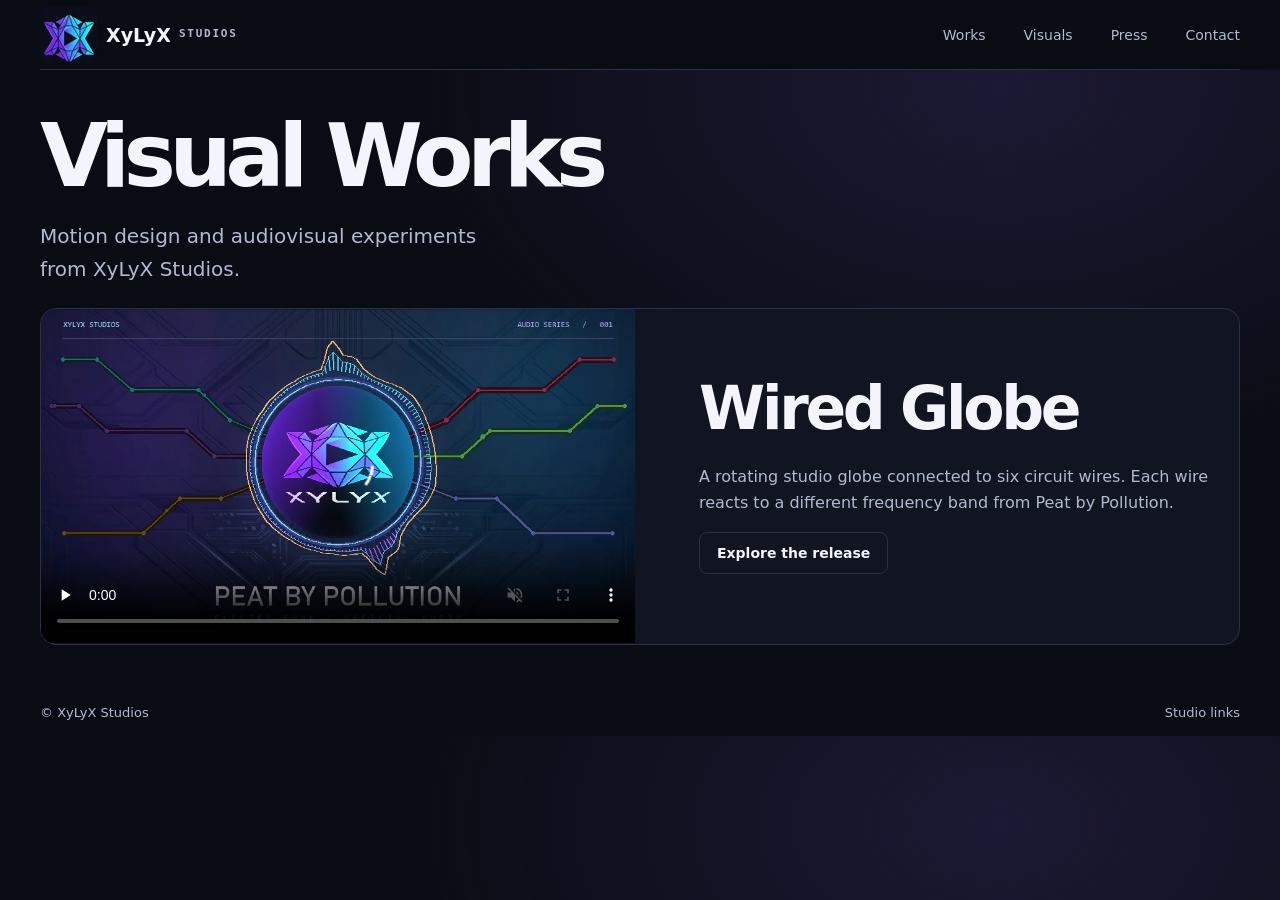
<file: visuals/index.html>
<!doctype html>
<html lang="en">
<head>
<meta charset="utf-8">
<meta name="viewport" content="width=device-width, initial-scale=1">
<title>Visual Works | XyLyX Studios</title>
<meta name="description" content="Motion design and audiovisual experiments from XyLyX Studios.">
<link rel="canonical" href="https://xylyxstudios.com/visuals/">
<meta property="og:type" content="website">
<meta property="og:title" content="Visual Works | XyLyX Studios">
<meta property="og:description" content="Motion design and audiovisual experiments from XyLyX Studios.">
<meta property="og:url" content="https://xylyxstudios.com/visuals/">
<meta property="og:image" content="https://xylyxstudios.com/assets/wired-globe.webp">
<meta name="twitter:card" content="summary_large_image">
<link rel="icon" href="/assets/logo.webp">
<link rel="stylesheet" href="/style.css">
</head>
<body>
<a class="skip" href="#main">Skip to content</a>
<header class="shell top"><a class="brand" href="/"><img src="/assets/logo.webp" width="96" height="96" alt="">XyLyX <span>STUDIOS</span></a><nav aria-label="Main navigation"><a href="/works/">Works</a><a href="/visuals/">Visuals</a><a href="/press/">Press</a><a href="/contact/">Contact</a></nav></header>
<main id="main" class="shell subpage">
<h1>Visual Works</h1>
<p class="lead">Motion design and audiovisual experiments from XyLyX Studios.</p>
<article class="project"><video class="cover" controls playsinline muted preload="none" width="480" height="270" poster="/assets/wired-globe.webp" aria-label="Eight-second silent preview of the Wired Globe visualizer"><source src="/assets/wired-globe.mp4" type="video/mp4"></video><div class="project-copy"><h2>Wired Globe</h2><p>A rotating studio globe connected to six circuit wires. Each wire reacts to a different frequency band from Peat by Pollution.</p><a class="button secondary" href="/peat-by-pollution/">Explore the release</a></div></article>
</main>
<footer class="shell footer"><span>© XyLyX Studios</span><a href="/links/">Studio links</a></footer>
</body>
</html>
</file>
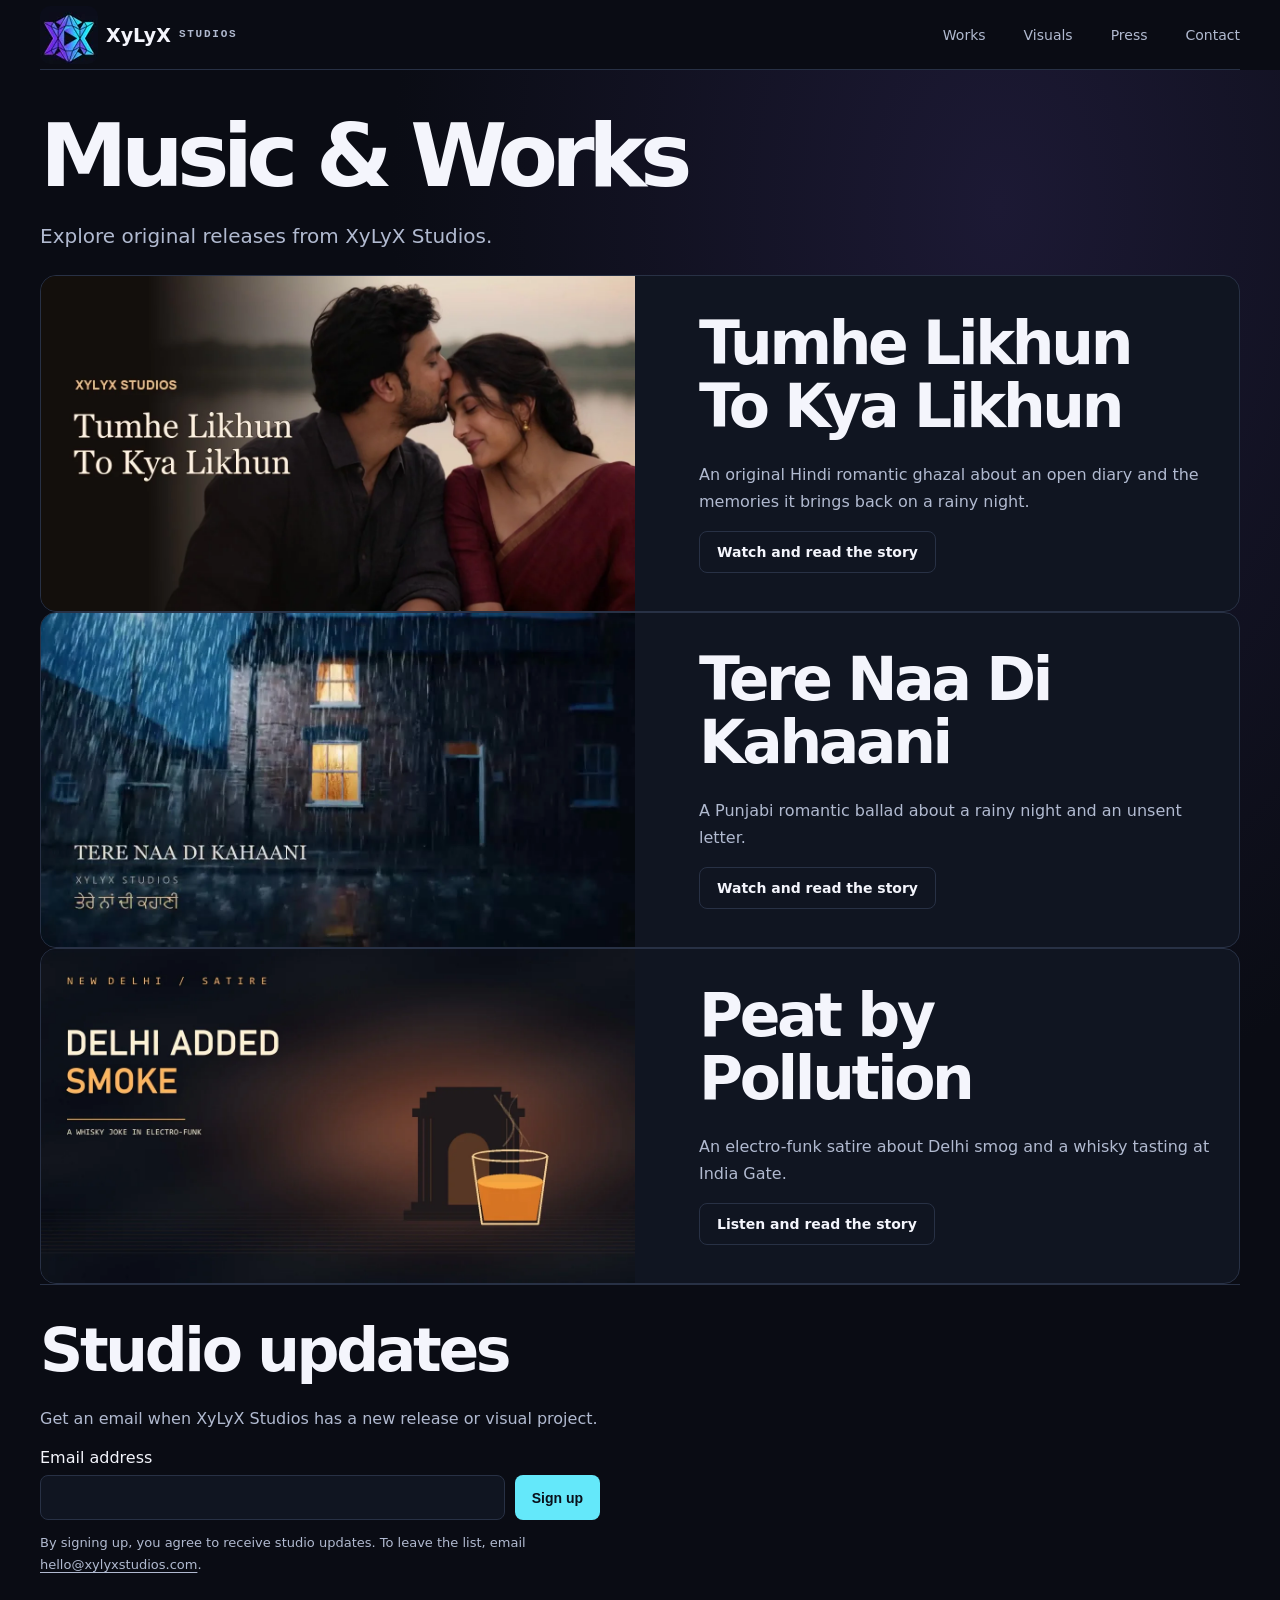
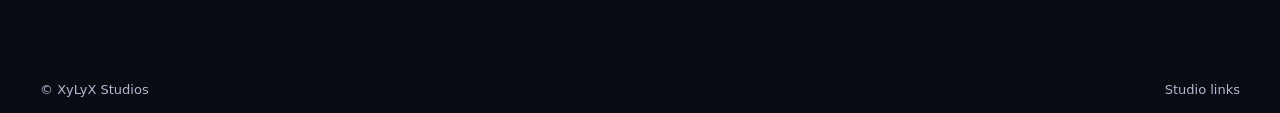
<file: works/index.html>
<!doctype html>
<html lang="en">
<head>
<meta charset="utf-8">
<meta name="viewport" content="width=device-width, initial-scale=1">
<title>Music & Works | XyLyX Studios</title>
<meta name="description" content="Explore original releases from XyLyX Studios.">
<link rel="canonical" href="https://xylyxstudios.com/works/">
<meta property="og:type" content="website">
<meta property="og:title" content="Music & Works | XyLyX Studios">
<meta property="og:description" content="Explore original releases from XyLyX Studios.">
<meta property="og:url" content="https://xylyxstudios.com/works/">
<meta property="og:image" content="https://xylyxstudios.com/assets/peat.jpg">
<meta name="twitter:card" content="summary_large_image">
<link rel="icon" href="/assets/logo.webp">
<link rel="stylesheet" href="/style.css">
</head>
<body>
<a class="skip" href="#main">Skip to content</a>
<header class="shell top"><a class="brand" href="/"><img src="/assets/logo.webp" width="96" height="96" alt="">XyLyX <span>STUDIOS</span></a><nav aria-label="Main navigation"><a href="/works/">Works</a><a href="/visuals/">Visuals</a><a href="/press/">Press</a><a href="/contact/">Contact</a></nav></header>
<main id="main" class="shell subpage">
<h1>Music & Works</h1>
<p class="lead">Explore original releases from XyLyX Studios.</p>
<article class="project"><img class="cover" src="/assets/tumhe-likhun-to-kya-likhun.webp" width="1280" height="720" alt="Tumhe Likhun To Kya Likhun artwork showing the fictional couple by a lake" loading="lazy"><div class="project-copy"><h2>Tumhe Likhun To Kya Likhun</h2><p>An original Hindi romantic ghazal about an open diary and the memories it brings back on a rainy night.</p><a class="button secondary" href="/tumhe-likhun-to-kya-likhun/">Watch and read the story</a></div></article>
<article class="project"><img class="cover" src="/assets/tere-naa-di-kahaani.webp" width="1280" height="720" alt="Tere Naa Di Kahaani title over a rainy night" loading="lazy"><div class="project-copy"><h2>Tere Naa Di Kahaani</h2><p>A Punjabi romantic ballad about a rainy night and an unsent letter.</p><a class="button secondary" href="/tere-naa-di-kahaani/">Watch and read the story</a></div></article>
<article class="project"><img class="cover" src="/assets/peat.webp" width="1280" height="720" alt="Whisky glass and India Gate with the words Delhi Added Smoke"><div class="project-copy"><h2>Peat by Pollution</h2><p>An electro-funk satire about Delhi smog and a whisky tasting at India Gate.</p><a class="button secondary" href="/peat-by-pollution/">Listen and read the story</a></div></article><section class="signup" aria-label="Studio newsletter">
<h2>Studio updates</h2>
<p>Get an email when XyLyX Studios has a new release or visual project.</p>
<form name="newsletter" method="POST" action="/subscribed/" data-netlify="true" netlify-honeypot="bot-field">
<input type="hidden" name="form-name" value="newsletter">
<p hidden><label>Leave this field empty <input name="bot-field"></label></p>
<label for="newsletter-email">Email address</label>
<div class="signup-row"><input id="newsletter-email" name="email" type="email" autocomplete="email" required><button class="button primary" type="submit">Sign up</button></div>
<p class="signup-note">By signing up, you agree to receive studio updates. To leave the list, email <a href="mailto:hello@xylyxstudios.com">hello@xylyxstudios.com</a>.</p>
</form></section>
</main>
<footer class="shell footer"><span>© XyLyX Studios</span><a href="/links/">Studio links</a></footer>
</body>
</html>
</file>
<file: style.css>
:root{color-scheme:dark;--bg:#0a0c14;--panel:#101521;--text:#f4f5fc;--muted:#b1bad0;--line:#283145;--cyan:#64e8fa;--violet:#ae8aff;font-family:system-ui,sans-serif}*{box-sizing:border-box}body{margin:0;background:radial-gradient(ellipse at 78% 12%,#1c1934 0%,transparent 43%),var(--bg);color:var(--text)}a{color:inherit;text-decoration:none}a:focus-visible{outline:2px solid var(--cyan);outline-offset:5px}.shell{width:min(1200px,calc(100% - 72px));margin-inline:auto}.top,.footer,nav,.brand{display:flex;align-items:center}.top,.footer{justify-content:space-between;gap:18px}.top{min-height:86px;border-bottom:1px solid var(--line)}.brand{gap:8px;font-size:19px;font-weight:800}.brand img{display:block;flex:none;width:58px;height:58px;object-fit:none;object-position:center 24%;border-radius:10px}.brand span,.eyebrow,.hero-art span{font:600 11px/1.5 ui-monospace,monospace;letter-spacing:.16em}.brand span,nav,.footer,.hero-art span{color:var(--muted)}nav{gap:clamp(14px,3vw,38px);font-size:14px}.contact{border:1px solid var(--line);padding:9px 13px;border-radius:8px}.hero,.project,.split{display:grid;align-items:center;gap:clamp(22px,5vw,70px)}.hero{grid-template-columns:1fr 1.08fr;min-height:570px;padding-block:66px}.eyebrow{color:var(--cyan);margin:0 0 14px}.eyebrow i{display:inline-block;width:7px;height:7px;border-radius:50%;background:var(--cyan);margin-right:7px}h1,h2,h3,p{margin-top:0}h1{font-size:clamp(43px,6.3vw,94px);line-height:.96;letter-spacing:-.075em;margin-bottom:22px}h1 em{font-style:normal;color:var(--violet);background:linear-gradient(100deg,var(--violet),var(--cyan));background-clip:text;-webkit-text-fill-color:transparent}.lead,p{color:var(--muted);line-height:1.65}.lead{max-width:37ch;font-size:clamp(16px,2vw,20px)}.button{display:inline-flex;align-items:center;justify-content:space-between;gap:22px;border-radius:8px;padding:12px 17px;font-size:14px;font-weight:750}.primary{background:var(--cyan);color:#09101b}.secondary{border:1px solid var(--line)}.button:hover,.contact:hover{box-shadow:0 0 0 2px var(--violet)}.hero-art{position:relative;overflow:hidden;border-radius:17px;border:1px solid var(--line);box-shadow:0 22px 70px #0007}.hero-art img,.cover{display:block;width:100%;height:auto}.hero-art span{position:absolute;bottom:10px;left:14px}.work{padding:48px 0 72px;border-top:1px solid var(--line)}h2{font-size:clamp(32px,5vw,60px);letter-spacing:-.055em;line-height:1.05;margin-bottom:24px}.projects{display:grid;gap:20px}.project{grid-template-columns:1.1fr 1fr;overflow:hidden;border:1px solid var(--line);border-radius:16px;background:var(--panel)}.project-copy{padding:24px 26px 26px 0}.project h3{font-size:clamp(25px,4vw,48px);line-height:1;letter-spacing:-.05em;margin-bottom:12px}.split{grid-template-columns:1fr 1fr;border-top:1px solid var(--line);padding-block:52px}.split h2,.split p:last-child{margin-bottom:0}.contact-block{border-bottom:1px solid var(--line)}.mail{color:var(--cyan);font-weight:700;overflow-wrap:anywhere}.footer{padding-block:22px;font-size:13px}.skip{position:absolute;top:8px;left:8px;transform:translateY(-200%);background:var(--bg);padding:10px;z-index:2}.skip:focus{transform:none}@media(max-width:720px){.shell{width:calc(100% - 34px)}.top{min-height:67px}.brand span{display:none}.brand img{width:54px;height:54px}.hero,.project,.split{grid-template-columns:1fr}.hero{padding-block:44px;min-height:auto}.project-copy{padding:0 19px 22px}.split{gap:15px;padding-block:38px}}@media(max-width:345px){nav{gap:10px}.contact{padding:6px}}

.subpage{padding-block:clamp(38px,7vw,85px)}.subpage h1{font-size:clamp(45px,7vw,88px)}.subpage .lead{margin-bottom:32px}.media-section,.signup{border-top:1px solid var(--line);padding-block:38px}.release-player{display:block;width:min(100%,800px);height:auto;aspect-ratio:16/9;border:0;background:var(--panel);margin-bottom:16px}.media-section a,.resource-list a,.signup-note a{text-decoration:underline;text-underline-offset:.2em}.signup form{max-width:560px}.signup label{display:block;margin-bottom:8px}.signup-row{display:flex;gap:10px;flex-wrap:wrap}.signup-row input{min-width:0;flex:1 1 220px;padding:12px;border:1px solid var(--line);border-radius:8px;background:var(--panel);font:inherit;color:var(--text)}.signup-row button{border:0;cursor:pointer}.signup-note{font-size:13px;margin-top:12px}.signup-row :focus-visible{outline:2px solid var(--cyan);outline-offset:3px}.resource-list,.link-list{padding:0;list-style:none}.resource-list li+li{margin-top:12px}.link-list{max-width:560px;display:grid;gap:12px}.link-list a{display:flex;justify-content:space-between;border:1px solid var(--line);border-radius:8px;padding:16px;background:var(--panel)}.link-list a:hover{border-color:var(--cyan)}@media(max-width:560px){.top{flex-wrap:wrap;gap:8px;padding-block:10px}.top nav{width:100%;justify-content:space-between}.top nav a{padding-block:7px}}

/* Keep navigation visible and leave room for in-page links. */
html { scroll-padding-top: 125px; }
.top {
  position: sticky;
  top: 0;
  z-index: 10;
  min-height: 70px;
  background: var(--bg);
  box-shadow: 0 0 0 100vmax var(--bg);
  clip-path: inset(0 -100vmax);
}
.skip { position: fixed; z-index: 11; }
.hero { min-height: 0; padding-block: clamp(30px, 4vw, 52px); }
.work { padding-block: 30px 42px; }
.split, .media-section, .signup { padding-block: clamp(22px, 3vw, 34px); }
.subpage { padding-block: clamp(25px, 4vw, 44px); }
.subpage .lead { margin-bottom: 22px; }
.footer { padding-block: 16px; }
@media (max-width: 560px) {
  .top { padding-block: 5px; gap: 2px; }
}
</file>
